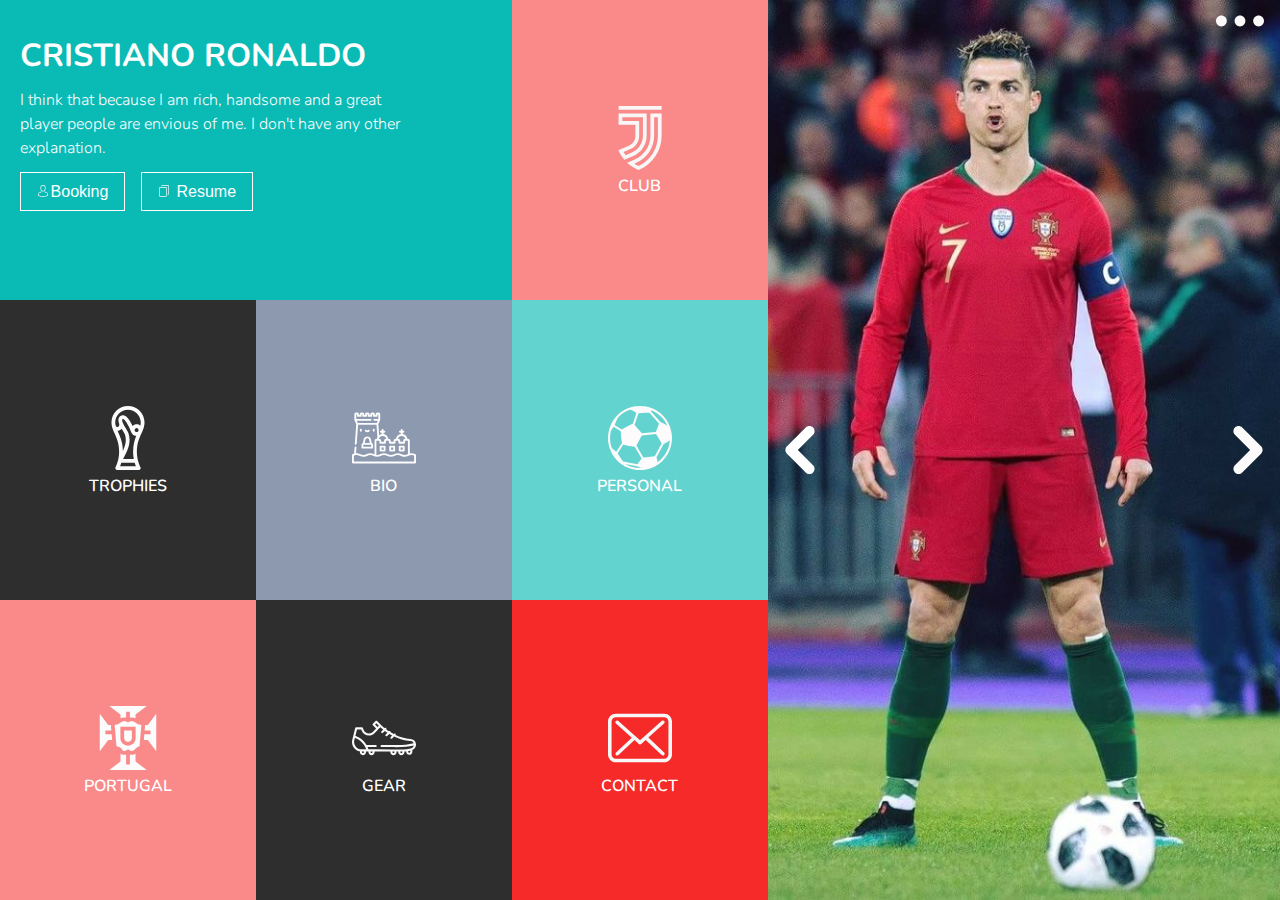
<file: index.html>
<!DOCTYPE html>
<html lang="en">
	<head>
		<link href="reset.css" rel="stylesheet">
		<link href="style.css" rel="stylesheet" type="text/css">
		<link href="https://fonts.googleapis.com/css?family=Nunito:300,400,600,700" rel="stylesheet">
		<meta name="viewport" content="width=device-width, initial-scale=1">
	</head>
	<body>
		<div class="main-flex">
			<article class="side-left-main">
				<section class="block1">
					<header>
						<h1>CRISTIANO RONALDO</h1>
						<p class="description">I think that because I am rich, handsome and a great player people are envious of me. I don't have any other explanation.</p>
						<button class="button-header" type="submit"><span><img src="Icons/002-avatar.svg" class="header-icons" alt="Icon displaying small person's head."></span><p class="header-button-text">Booking</button>
						<button class="button-header" type="submit"><span><img src="Icons/resume.svg" class="header-icons" alt="Icon displaying stack of paper."><p class="header-button-text"></span> Resume</button>
					</header>
				</section>
				<section class="block2 block-general">
					<img src="Icons/012-juventus.svg" class="icon icon-block2" alt="Icon displaying Juventus soccer club logo.">CLUB
				</section>
				<section class="block3 block-general">
					<img src="Icons/010-world-cup.svg" class="icon icon-block3" alt="Icon displaying soccer trophy.">TROPHIES
				</section>
				<section class="block4 block-general">
					<img src="Icons/008-belem-tower.svg" class="icon icon-block4" alt="Icon displaying Belem Tower in Portugal.">BIO
				</section>
				<section class="block5 block-general">
					<img src="Icons/011-soccer-ball-variant.svg" class="icon icon-block5" alt="Icon displaying soccer ball.">PERSONAL
				</section>
				<section class="block6 block-general">
					<img src="Icons/013-national-team.svg" class="icon icon-block6" alt="Icon displaying Portuguese national soccer team logo">PORTUGAL
				</section>
				<section class="block7 block-general">
					<img src="Icons/009-shoe.svg" class="icon icon-block7" alt="Icon displaying soccer shoe with cleats.">GEAR
				</section>
				<section class="block8 block-general">
					<img src="Icons/envelope.svg" class="icon icon-block8" alt="Icon displaying envelope.">CONTACT
				</section>
			</article>
			<aside class="side-right-main">
					<img src="Icons/006-left-arrow.svg" alt="Icon displaying dots marking multiple images" class="left-right-arrows">
					<img src="Icons/004-more.svg" alt="Icon displaying dots marking multiple images" class="image-markers">
					<img src="Icons/005-right-arrow.svg" alt="Icon displaying dots marking multiple images" class="left-right-arrows">
			</aside>
		</div>
	</body>
</html>
</file>
<file: style.css>
/*General Layout*/

* {
	box-sizing: border-box;
}

body {
	font-family: 'Nunito', sans-serif;
	width: 100%;
}

.main-flex {
	display: flex;
}

.block-general {
	align-items: center;
	background-color: red;
	color: white;
	display: flex;
	flex-direction: column;
	font-size: 1rem;
	font-weight: 600;
	height: 33.33vh;
	justify-content: center;
	width: 33.33%;
}


/*//Left Side of Page*/

.side-left-main {
	display: flex;
	flex-wrap: wrap;
	height: 100vh;
	width: 60%;
}

.block1 {
	background-color: #0ABAB5;
	color: white;
	height: 33.33vh;
	width: 66.66%;
}

header {
	display: flex;
	flex-wrap: wrap;
	margin: 2.5rem 1.25rem;
	width: 75%;
}

h1 {
	font-size: 2rem;
	font-weight: 700;
}

.description {
	font-weight: 300;
	font-size: 1rem;
	line-height: 1.5rem;
	margin: 1rem 0 0.25rem;
}

button {
	background: transparent;
	border: 0.1rem solid #FFFFFF;
	color: #FFFFFF;
	font-weight: 400;
	font-size: 1rem;
  margin: 0.5rem 1rem 0 0;
  padding: 0.6rem 1rem;
}

.header-button-text {
	padding-left: 0.1rem;
	display: inline;
}

.block2 {
	background-color: #FA8A8A;
}

.block3 {
	background-color: #2E2E2E;
}

.block4 {
	background-color: #8D99AE;
}

.block5 {
	background-color: #63D3CF;
}

.block6 {
	background-color: #FA8A8A;
}

.block7 {
	background-color: #2E2E2E;
}

.block8 {
	background-color: #F72A2A;
}

.header-icons {
	width: 0.75rem;
}

.icon {
	height: 4rem;
	margin-bottom: 0.5rem;
}



/*//Right Side of Page*/

.side-right-main {
	align-items: center;
	background-image: url("Images/ronaldo.jpg");
	background-position: top center;
	background-size: cover;
	display: flex;
	height: 100vh;
	justify-content: space-between;
	width: 40%;
}


.image-markers {
	align-self: flex-start;
	position: absolute;
  right: 1rem;
  top: -0.2rem;
	width: 3rem;
}

.left-right-arrows {
	margin: 0.5rem;
	width: 3rem;
}



/*Media Queries*/
@media screen and (max-width: 1145px) {

.block-general {
	font-size: 0.75rem;
}

h1 {

	font-size: 1.5rem;
}

.image-markers {
	width: 2.5rem;
}

.icon {
	height: 3.5rem;
}

}

@media screen and (max-width: 940px) {

.block-general {
	font-size: 0.65rem;
	height: 20vh;
	width: 50%;
}

h1 {
	font-size: 1.25rem;
}

.description {
	font-size: 0.75rem;
	line-height: 1.2rem;
	margin: 0.75rem 0 0.25rem;
}

button {
	font-size: 0.75rem;
  padding: 0.5rem 1rem;
}

.block1 {
	height: 25vh;
	min-height: 155px;
	width: 100%;
}

.block8 {
	height: 15vh;
	width: 100%;
}

.icon {
	height: 3rem;
}

.side-right-main {
	background-position: 32%;
}

.image-markers {
	width: 2rem;
}

}

@media screen and (max-width: 707px) {

.block-general {
	font-size: 0.55rem;
}

h1 {
	font-size: 1.05rem;
}

.description {
	font-size: 0.6rem;
	margin: 0.5rem 0 0.25rem;
}

button {
	font-size: 0.6rem;
}

.icon {
	height: 2.5rem;
}

}

@media screen and (max-width: 566px) {

.block-general {
	font-size: 0.4rem;
}

.description {
	font-size: 0.5rem;
	margin: 0.3rem 0 0.25rem;
}

button {
	font-size: 0.5rem;
	margin: 0.2rem 0.75rem 0 0;
  padding: 0.5rem 1rem;
}


}


@media screen and (max-width: 450px) {

.main-flex {
	flex-direction: column;
	width: 100%;
}

.block-general {
	font-size: 0.7rem;
	height: 7rem;
	width: 100%;
}

.side-left-main {
	flex-direction: column;
	flex-wrap: nowrap;
	height: 100%;
	width: 100%;
}

h1 {

	font-size: 1.25rem;
}

.description {
	font-size: 0.7rem;
}

button {
	font-size: 0.7rem;
	margin: 0.25rem 0.75rem 0 0;
  padding: 0.5rem 0.75rem;
}

.block1 {
	min-height: 177px;
	width: 100%;
}

.icon {
	height: 2.5rem;
	margin-bottom: 0.25rem;
}

.side-right-main {
	height: 100vh;
	width: 100%;
}

.image-markers {
	top: 60rem;
	width: 2rem;
}

}
</file>
